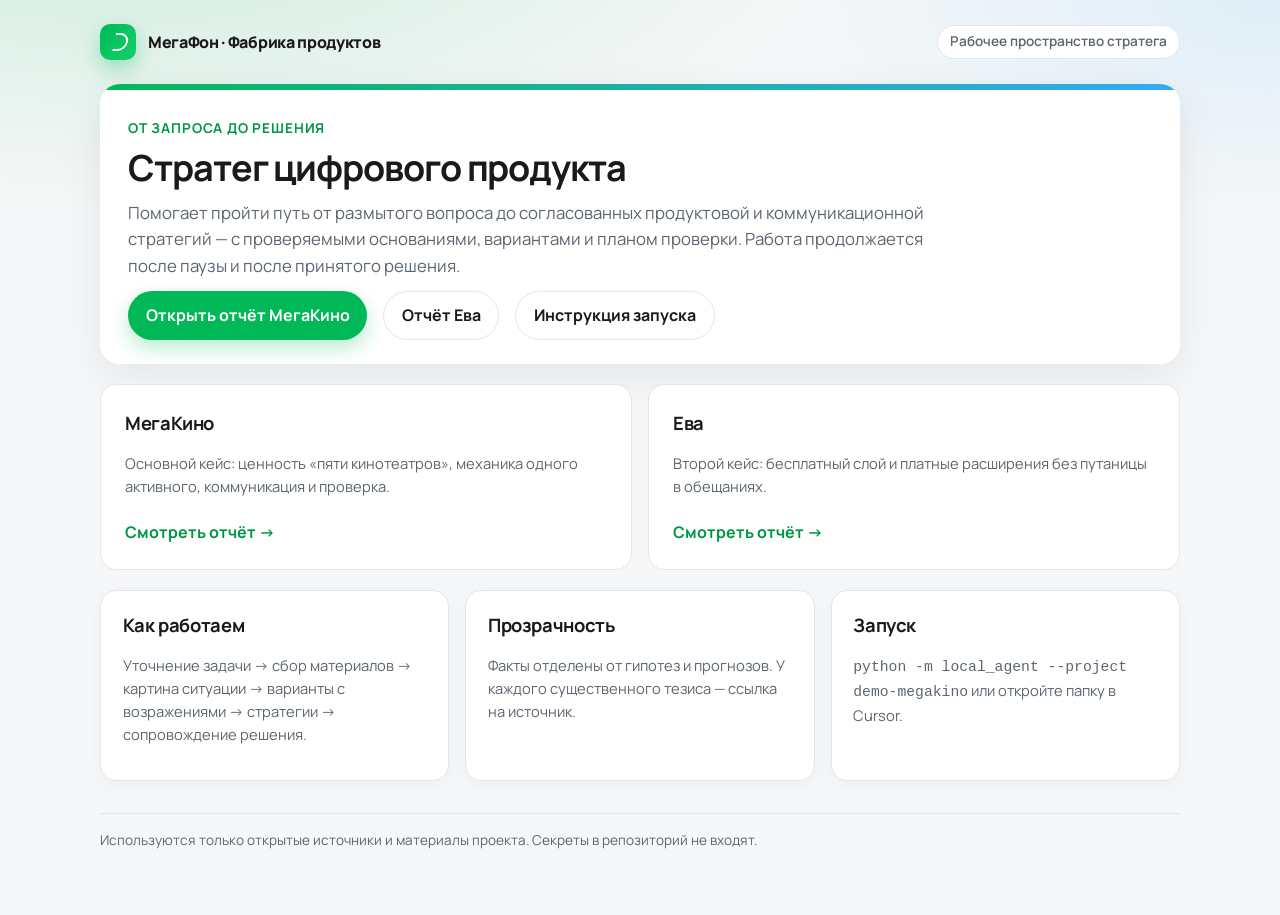
<file: presentation/index.html>
<!DOCTYPE html>
<html lang="ru">
<head>
  <meta charset="utf-8" />
  <meta name="viewport" content="width=device-width, initial-scale=1" />
  <title>Стратег Фабрики продуктов</title>
  <link rel="preconnect" href="https://fonts.googleapis.com" />
  <link rel="preconnect" href="https://fonts.gstatic.com" crossorigin />
  <link href="https://fonts.googleapis.com/css2?family=Manrope:wght@500;600;700;800&display=swap" rel="stylesheet" />
  <link rel="stylesheet" href="../assets/brand.css" />
</head>
<body>
  <div class="shell">
    <div class="topbar">
      <div class="brand"><div class="brand-mark" aria-hidden="true"></div> МегаФон · Фабрика продуктов</div>
      <div class="pill">Рабочее пространство стратега</div>
    </div>

    <section class="hero">
      <div class="hero-band"></div>
      <div class="hero-body">
        <p class="eyebrow">От запроса до решения</p>
        <h1>Стратег цифрового продукта</h1>
        <p class="lead">Помогает пройти путь от размытого вопроса до согласованных продуктовой и коммуникационной стратегий — с проверяемыми основаниями, вариантами и планом проверки. Работа продолжается после паузы и после принятого решения.</p>
        <div class="links">
          <a class="btn" href="../projects/demo-megakino/report.html">Открыть отчёт МегаКино</a>
          <a class="btn btn-ghost" href="../projects/demo-eva/report.html">Отчёт Ева</a>
          <a class="btn btn-ghost" href="../README.md">Инструкция запуска</a>
        </div>
      </div>
    </section>

    <div class="nav-cards">
      <a class="nav-card" href="../projects/demo-megakino/report.html">
        <h2>МегаКино</h2>
        <p class="muted">Основной кейс: ценность «пяти кинотеатров», механика одного активного, коммуникация и проверка.</p>
        <span>Смотреть отчёт →</span>
      </a>
      <a class="nav-card" href="../projects/demo-eva/report.html">
        <h2>Ева</h2>
        <p class="muted">Второй кейс: бесплатный слой и платные расширения без путаницы в обещаниях.</p>
        <span>Смотреть отчёт →</span>
      </a>
    </div>

    <div class="grid" style="margin-top:1.25rem">
      <section class="card span-4">
        <h2>Как работаем</h2>
        <p class="muted">Уточнение задачи → сбор материалов → картина ситуации → варианты с возражениями → стратегии → сопровождение решения.</p>
      </section>
      <section class="card span-4">
        <h2>Прозрачность</h2>
        <p class="muted">Факты отделены от гипотез и прогнозов. У каждого существенного тезиса — ссылка на источник.</p>
      </section>
      <section class="card span-4">
        <h2>Запуск</h2>
        <p class="muted"><code>python -m local_agent --project demo-megakino</code> или откройте папку в Cursor.</p>
      </section>
    </div>

    <footer class="footer">
      Используются только открытые источники и материалы проекта. Секреты в репозиторий не входят.
    </footer>
  </div>
</body>
</html>
</file>
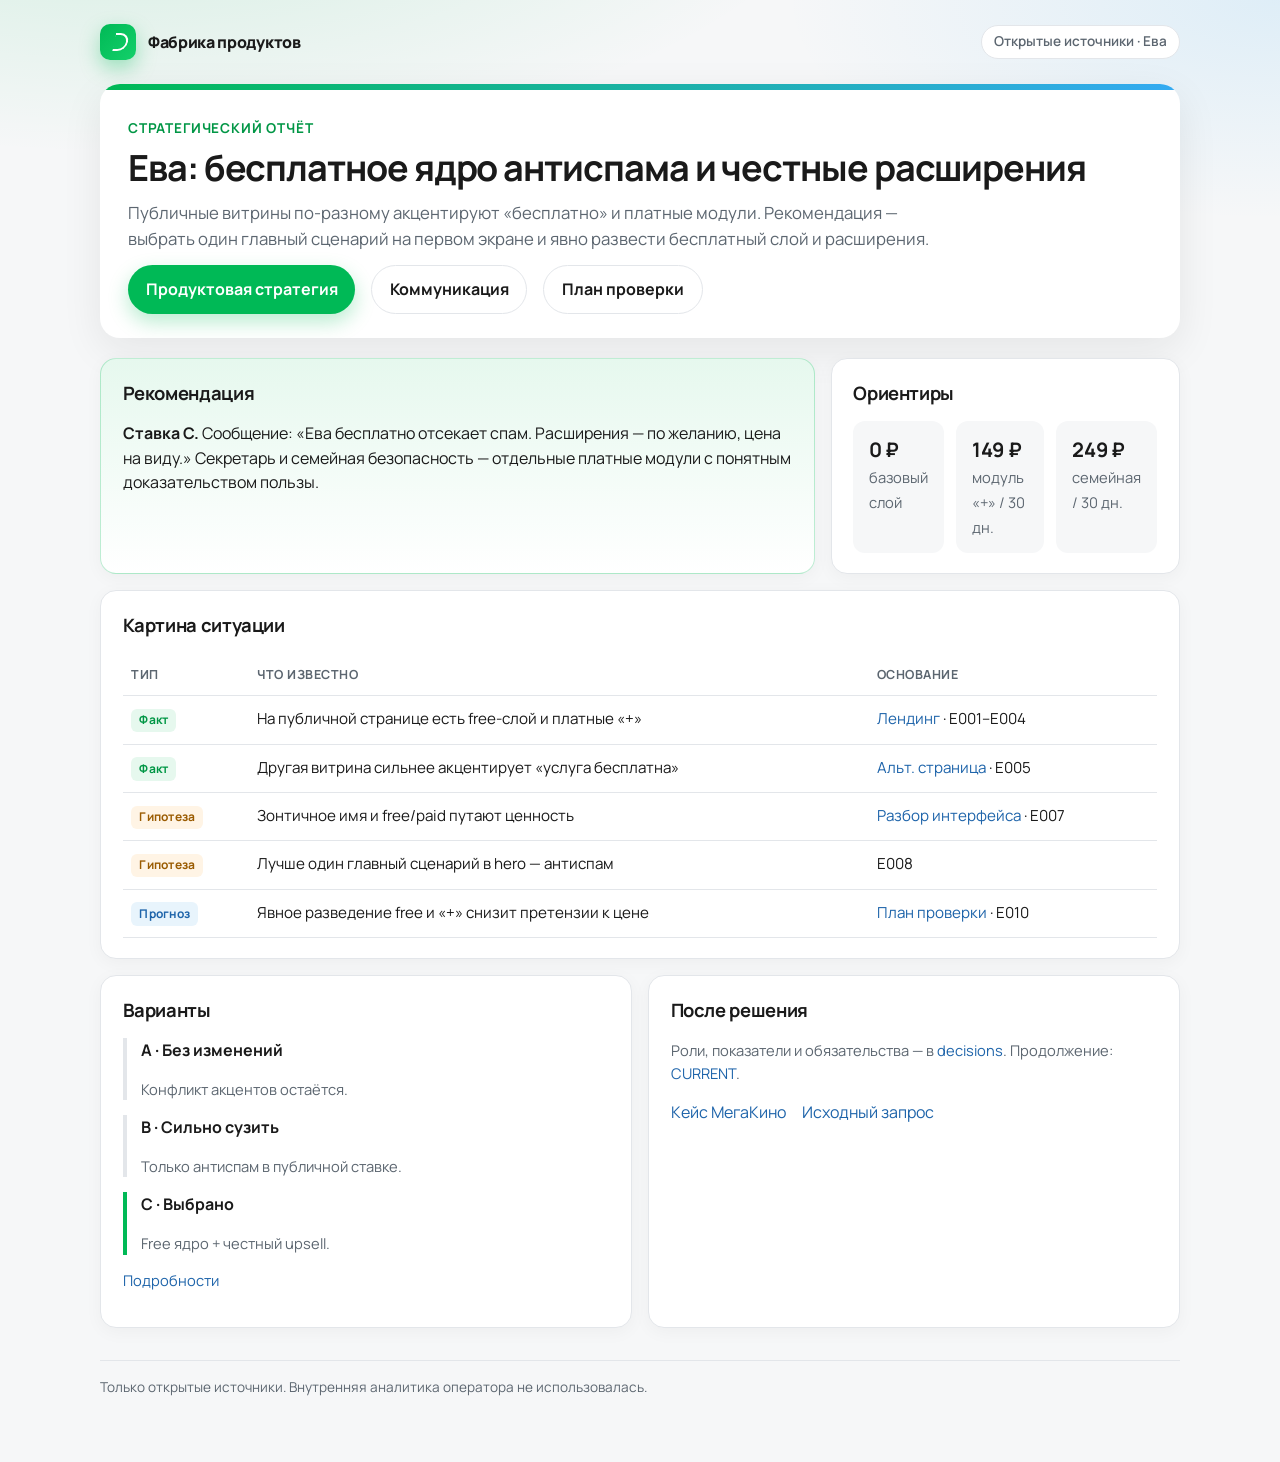
<file: projects/demo-eva/report.html>
<!DOCTYPE html>
<html lang="ru">
<head>
  <meta charset="utf-8" />
  <meta name="viewport" content="width=device-width, initial-scale=1" />
  <title>Ева — стратегический отчёт</title>
  <link rel="preconnect" href="https://fonts.googleapis.com" />
  <link rel="preconnect" href="https://fonts.gstatic.com" crossorigin />
  <link href="https://fonts.googleapis.com/css2?family=Manrope:wght@500;600;700;800&display=swap" rel="stylesheet" />
  <link rel="stylesheet" href="../../assets/brand.css" />
</head>
<body>
  <div class="shell">
    <div class="topbar">
      <div class="brand"><div class="brand-mark" aria-hidden="true"></div> Фабрика продуктов</div>
      <div class="pill">Открытые источники · Ева</div>
    </div>

    <section class="hero">
      <div class="hero-band"></div>
      <div class="hero-body">
        <p class="eyebrow">Стратегический отчёт</p>
        <h1>Ева: бесплатное ядро антиспама и честные расширения</h1>
        <p class="lead">Публичные витрины по-разному акцентируют «бесплатно» и платные модули. Рекомендация — выбрать один главный сценарий на первом экране и явно развести бесплатный слой и расширения.</p>
        <div class="links">
          <a class="btn" href="outputs/product_strategy.md">Продуктовая стратегия</a>
          <a class="btn btn-ghost" href="outputs/communication_strategy.md">Коммуникация</a>
          <a class="btn btn-ghost" href="outputs/validation_plan.md">План проверки</a>
        </div>
      </div>
    </section>

    <div class="grid">
      <article class="card rec span-8">
        <h2>Рекомендация</h2>
        <p><strong>Ставка C.</strong> Сообщение: «Ева бесплатно отсекает спам. Расширения — по желанию, цена на виду.» Секретарь и семейная безопасность — отдельные платные модули с понятным доказательством пользы.</p>
      </article>
      <aside class="card span-4">
        <h2>Ориентиры</h2>
        <div class="kpis">
          <div class="kpi"><strong>0 ₽</strong><span class="muted">базовый слой</span></div>
          <div class="kpi"><strong>149 ₽</strong><span class="muted">модуль «+» / 30 дн.</span></div>
          <div class="kpi"><strong>249 ₽</strong><span class="muted">семейная / 30 дн.</span></div>
        </div>
      </aside>

      <section class="card span-12">
        <h2>Картина ситуации</h2>
        <table>
          <thead><tr><th>Тип</th><th>Что известно</th><th>Основание</th></tr></thead>
          <tbody>
            <tr><td><span class="tag tag-fact">Факт</span></td><td>На публичной странице есть free-слой и платные «+»</td><td><a href="evidence/20261119-eva-landing-spb.md">Лендинг</a> · E001–E004</td></tr>
            <tr><td><span class="tag tag-fact">Факт</span></td><td>Другая витрина сильнее акцентирует «услуга бесплатна»</td><td><a href="evidence/20261119-eva-alt-page.md">Альт. страница</a> · E005</td></tr>
            <tr><td><span class="tag tag-hyp">Гипотеза</span></td><td>Зонтичное имя и free/paid путают ценность</td><td><a href="evidence/20261119-eva-ux.md">Разбор интерфейса</a> · E007</td></tr>
            <tr><td><span class="tag tag-hyp">Гипотеза</span></td><td>Лучше один главный сценарий в hero — антиспам</td><td>E008</td></tr>
            <tr><td><span class="tag tag-fc">Прогноз</span></td><td>Явное разведение free и «+» снизит претензии к цене</td><td><a href="outputs/validation_plan.md">План проверки</a> · E010</td></tr>
          </tbody>
        </table>
      </section>

      <section class="card span-6">
        <h2>Варианты</h2>
        <div class="option"><h3>A · Без изменений</h3><p class="muted">Конфликт акцентов остаётся.</p></div>
        <div class="option"><h3>B · Сильно сузить</h3><p class="muted">Только антиспам в публичной ставке.</p></div>
        <div class="option chosen"><h3>C · Выбрано</h3><p class="muted">Free ядро + честный upsell.</p></div>
        <p class="muted"><a href="outputs/options.md">Подробности</a></p>
      </section>

      <section class="card span-6">
        <h2>После решения</h2>
        <p class="muted">Роли, показатели и обязательства — в <a href="state/decisions.md">decisions</a>. Продолжение: <a href="state/CURRENT.md">CURRENT</a>.</p>
        <div class="links">
          <a href="../demo-megakino/report.html">Кейс МегаКино</a>
          <a href="brief.md">Исходный запрос</a>
        </div>
      </section>
    </div>

    <footer class="footer">
      Только открытые источники. Внутренняя аналитика оператора не использовалась.
    </footer>
  </div>
</body>
</html>
</file>
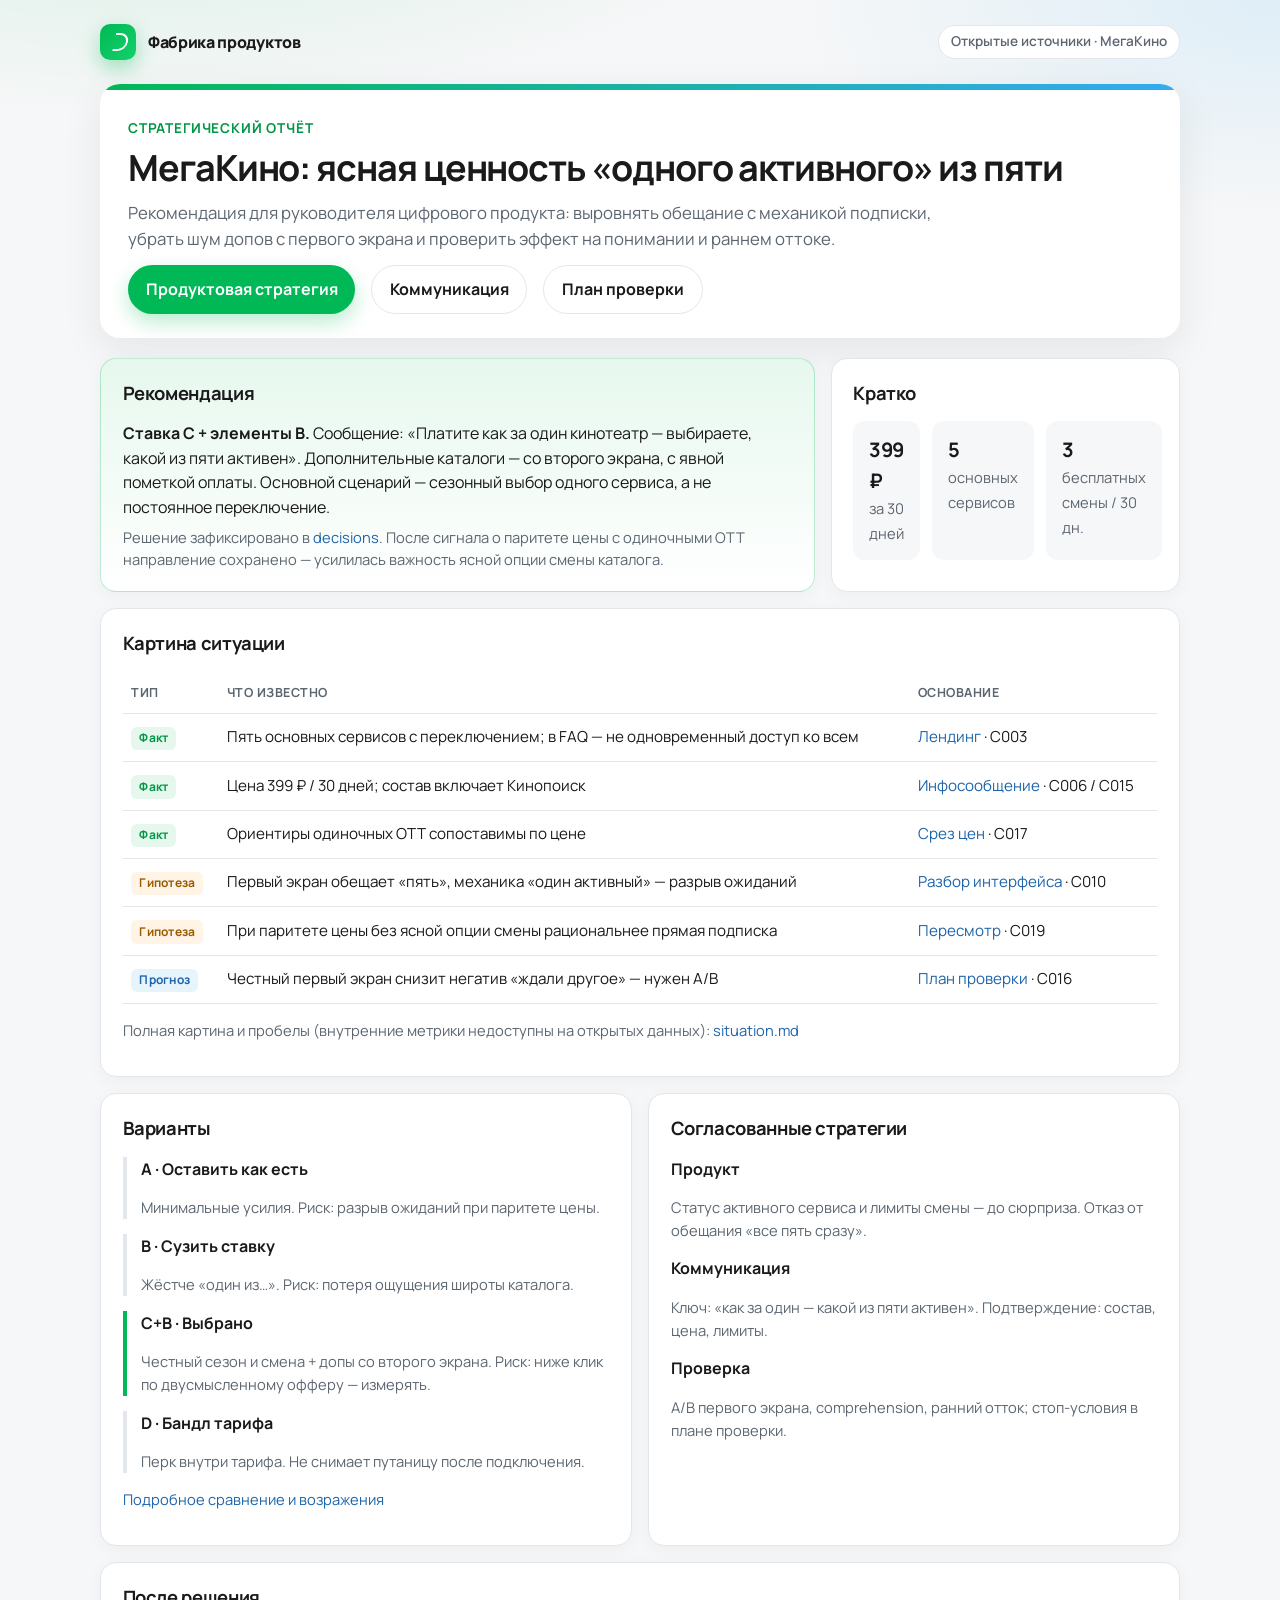
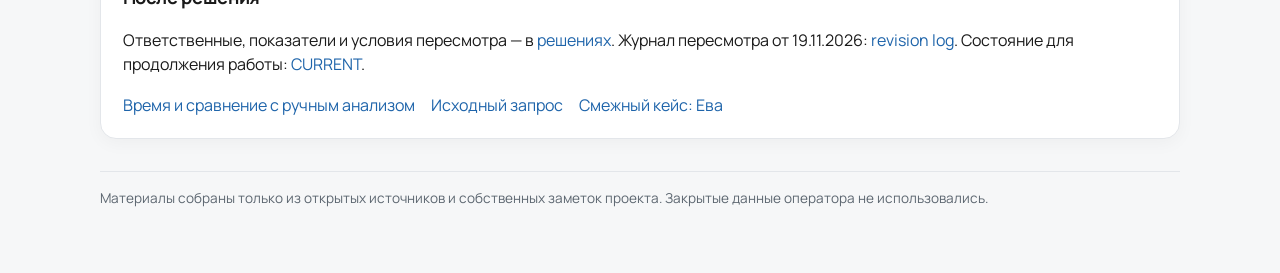
<file: projects/demo-megakino/report.html>
<!DOCTYPE html>
<html lang="ru">
<head>
  <meta charset="utf-8" />
  <meta name="viewport" content="width=device-width, initial-scale=1" />
  <title>МегаКино — стратегический отчёт</title>
  <link rel="preconnect" href="https://fonts.googleapis.com" />
  <link rel="preconnect" href="https://fonts.gstatic.com" crossorigin />
  <link href="https://fonts.googleapis.com/css2?family=Manrope:wght@500;600;700;800&display=swap" rel="stylesheet" />
  <link rel="stylesheet" href="../../assets/brand.css" />
</head>
<body>
  <div class="shell">
    <div class="topbar">
      <div class="brand"><div class="brand-mark" aria-hidden="true"></div> Фабрика продуктов</div>
      <div class="pill">Открытые источники · МегаКино</div>
    </div>

    <section class="hero">
      <div class="hero-band"></div>
      <div class="hero-body">
        <p class="eyebrow">Стратегический отчёт</p>
        <h1>МегаКино: ясная ценность «одного активного» из пяти</h1>
        <p class="lead">Рекомендация для руководителя цифрового продукта: выровнять обещание с механикой подписки, убрать шум допов с первого экрана и проверить эффект на понимании и раннем оттоке.</p>
        <div class="links">
          <a class="btn" href="outputs/product_strategy.md">Продуктовая стратегия</a>
          <a class="btn btn-ghost" href="outputs/communication_strategy.md">Коммуникация</a>
          <a class="btn btn-ghost" href="outputs/validation_plan.md">План проверки</a>
        </div>
      </div>
    </section>

    <div class="grid">
      <article class="card rec span-8">
        <h2>Рекомендация</h2>
        <p><strong>Ставка C + элементы B.</strong> Сообщение: «Платите как за один кинотеатр — выбираете, какой из пяти активен». Дополнительные каталоги — со второго экрана, с явной пометкой оплаты. Основной сценарий — сезонный выбор одного сервиса, а не постоянное переключение.</p>
        <p class="muted">Решение зафиксировано в <a href="state/decisions.md">decisions</a>. После сигнала о паритете цены с одиночными OTT направление сохранено — усилилась важность ясной опции смены каталога.</p>
      </article>

      <aside class="card span-4">
        <h2>Кратко</h2>
        <div class="kpis">
          <div class="kpi"><strong>399 ₽</strong><span class="muted">за 30 дней</span></div>
          <div class="kpi"><strong>5</strong><span class="muted">основных сервисов</span></div>
          <div class="kpi"><strong>3</strong><span class="muted">бесплатных смены / 30 дн.</span></div>
        </div>
      </aside>

      <section class="card span-12">
        <h2>Картина ситуации</h2>
        <table>
          <thead>
            <tr><th>Тип</th><th>Что известно</th><th>Основание</th></tr>
          </thead>
          <tbody>
            <tr>
              <td><span class="tag tag-fact">Факт</span></td>
              <td>Пять основных сервисов с переключением; в FAQ — не одновременный доступ ко всем</td>
              <td><a href="evidence/20261104-megakino-landing.md">Лендинг</a> · C003</td>
            </tr>
            <tr>
              <td><span class="tag tag-fact">Факт</span></td>
              <td>Цена 399 ₽ / 30 дней; состав включает Кинопоиск</td>
              <td><a href="evidence/20261104-info-kinopoisk-join.md">Инфосообщение</a> · C006 / C015</td>
            </tr>
            <tr>
              <td><span class="tag tag-fact">Факт</span></td>
              <td>Ориентиры одиночных OTT сопоставимы по цене</td>
              <td><a href="evidence/20261119-competitor-ott-angle.md">Срез цен</a> · C017</td>
            </tr>
            <tr>
              <td><span class="tag tag-hyp">Гипотеза</span></td>
              <td>Первый экран обещает «пять», механика «один активный» — разрыв ожиданий</td>
              <td><a href="evidence/20261104-ux-landing.md">Разбор интерфейса</a> · C010</td>
            </tr>
            <tr>
              <td><span class="tag tag-hyp">Гипотеза</span></td>
              <td>При паритете цены без ясной опции смены рациональнее прямая подписка</td>
              <td><a href="evidence/20261119-new-signal-price-parity.md">Пересмотр</a> · C019</td>
            </tr>
            <tr>
              <td><span class="tag tag-fc">Прогноз</span></td>
              <td>Честный первый экран снизит негатив «ждали другое» — нужен A/B</td>
              <td><a href="outputs/validation_plan.md">План проверки</a> · C016</td>
            </tr>
          </tbody>
        </table>
        <p class="muted">Полная картина и пробелы (внутренние метрики недоступны на открытых данных): <a href="outputs/situation.md">situation.md</a></p>
      </section>

      <section class="card span-6">
        <h2>Варианты</h2>
        <div class="option"><h3>A · Оставить как есть</h3><p class="muted">Минимальные усилия. Риск: разрыв ожиданий при паритете цены.</p></div>
        <div class="option"><h3>B · Сузить ставку</h3><p class="muted">Жёстче «один из…». Риск: потеря ощущения широты каталога.</p></div>
        <div class="option chosen"><h3>C+B · Выбрано</h3><p class="muted">Честный сезон и смена + допы со второго экрана. Риск: ниже клик по двусмысленному офферу — измерять.</p></div>
        <div class="option"><h3>D · Бандл тарифа</h3><p class="muted">Перк внутри тарифа. Не снимает путаницу после подключения.</p></div>
        <p class="muted"><a href="outputs/options.md">Подробное сравнение и возражения</a></p>
      </section>

      <section class="card span-6">
        <h2>Согласованные стратегии</h2>
        <h3>Продукт</h3>
        <p class="muted">Статус активного сервиса и лимиты смены — до сюрприза. Отказ от обещания «все пять сразу».</p>
        <h3>Коммуникация</h3>
        <p class="muted">Ключ: «как за один — какой из пяти активен». Подтверждение: состав, цена, лимиты.</p>
        <h3>Проверка</h3>
        <p class="muted">A/B первого экрана, comprehension, ранний отток; стоп-условия в плане проверки.</p>
      </section>

      <section class="card span-12">
        <h2>После решения</h2>
        <p>Ответственные, показатели и условия пересмотра — в <a href="state/decisions.md">решениях</a>. Журнал пересмотра от 19.11.2026: <a href="state/revision_log.md">revision log</a>. Состояние для продолжения работы: <a href="state/CURRENT.md">CURRENT</a>.</p>
        <div class="links">
          <a href="outputs/baseline_comparison.md">Время и сравнение с ручным анализом</a>
          <a href="brief.md">Исходный запрос</a>
          <a href="../demo-eva/report.html">Смежный кейс: Ева</a>
        </div>
      </section>
    </div>

    <footer class="footer">
      Материалы собраны только из открытых источников и собственных заметок проекта. Закрытые данные оператора не использовались.
    </footer>
  </div>
</body>
</html>
</file>
<file: assets/brand.css>
:root {
  --mf-green: #00b956;
  --mf-green-dark: #009645;
  --mf-green-soft: #e6f8ee;
  --mf-blue: #34aaf2;
  --mf-blue-deep: #1e64aa;
  --mf-ink: #1a1a1a;
  --mf-muted: #5c6670;
  --mf-line: #e3e6ea;
  --mf-bg: #f6f7f8;
  --mf-white: #ffffff;
  --mf-warn: #fff4e5;
  --mf-info: #e8f4fc;
  --mf-radius: 16px;
  --mf-shadow: 0 12px 40px rgba(26, 26, 26, 0.08);
  --font: "Manrope", "Segoe UI", system-ui, sans-serif;
}

* { box-sizing: border-box; }

html { scroll-behavior: smooth; }

body {
  margin: 0;
  font-family: var(--font);
  color: var(--mf-ink);
  background:
    radial-gradient(1200px 500px at 10% -10%, rgba(0, 185, 86, 0.16), transparent 60%),
    radial-gradient(900px 400px at 100% 0%, rgba(52, 170, 242, 0.12), transparent 55%),
    var(--mf-bg);
  line-height: 1.55;
}

a { color: var(--mf-blue-deep); text-decoration: none; }
a:hover { text-decoration: underline; }

.shell {
  width: min(1080px, calc(100% - 2rem));
  margin: 0 auto;
  padding: 1.5rem 0 4rem;
}

.topbar {
  display: flex;
  align-items: center;
  justify-content: space-between;
  gap: 1rem;
  margin-bottom: 1.5rem;
}

.brand {
  display: flex;
  align-items: center;
  gap: 0.75rem;
  font-weight: 800;
  letter-spacing: -0.02em;
}

.brand-mark {
  width: 36px;
  height: 36px;
  border-radius: 10px;
  background: linear-gradient(135deg, var(--mf-green), #14d06a);
  box-shadow: 0 8px 20px rgba(0, 185, 86, 0.35);
  position: relative;
}

.brand-mark::after {
  content: "";
  position: absolute;
  inset: 9px 8px 9px 14px;
  border: 2.5px solid #fff;
  border-left: 0;
  border-radius: 0 12px 12px 0;
  transform: skewX(-12deg);
}

.pill {
  display: inline-flex;
  align-items: center;
  gap: 0.35rem;
  padding: 0.35rem 0.75rem;
  border-radius: 999px;
  background: var(--mf-white);
  border: 1px solid var(--mf-line);
  color: var(--mf-muted);
  font-size: 0.85rem;
  font-weight: 600;
}

.hero {
  background: var(--mf-white);
  border-radius: calc(var(--mf-radius) + 4px);
  box-shadow: var(--mf-shadow);
  overflow: hidden;
  margin-bottom: 1.25rem;
}

.hero-band {
  height: 6px;
  background: linear-gradient(90deg, var(--mf-green), var(--mf-blue));
}

.hero-body { padding: 1.75rem 1.75rem 1.5rem; }

.eyebrow {
  color: var(--mf-green-dark);
  font-weight: 700;
  font-size: 0.85rem;
  text-transform: uppercase;
  letter-spacing: 0.06em;
  margin: 0 0 0.5rem;
}

h1 {
  margin: 0 0 0.75rem;
  font-size: clamp(1.6rem, 3vw, 2.25rem);
  letter-spacing: -0.03em;
  line-height: 1.15;
}

.lead {
  margin: 0;
  color: var(--mf-muted);
  font-size: 1.05rem;
  max-width: 52rem;
}

.grid {
  display: grid;
  gap: 1rem;
  grid-template-columns: repeat(12, 1fr);
  margin-top: 1rem;
}

.card {
  background: var(--mf-white);
  border: 1px solid var(--mf-line);
  border-radius: var(--mf-radius);
  padding: 1.25rem 1.35rem;
  box-shadow: 0 4px 18px rgba(26, 26, 26, 0.04);
}

.span-12 { grid-column: span 12; }
.span-8 { grid-column: span 8; }
.span-6 { grid-column: span 6; }
.span-4 { grid-column: span 4; }

@media (max-width: 860px) {
  .span-8, .span-6, .span-4 { grid-column: span 12; }
}

h2 {
  margin: 0 0 0.85rem;
  font-size: 1.15rem;
  letter-spacing: -0.02em;
}

h3 {
  margin: 0 0 0.4rem;
  font-size: 1rem;
}

.rec {
  border: 1px solid rgba(0, 185, 86, 0.25);
  background: linear-gradient(180deg, var(--mf-green-soft), #fff);
}

.rec p { margin: 0.35rem 0 0; }

.tag {
  display: inline-block;
  padding: 0.15rem 0.5rem;
  border-radius: 6px;
  font-size: 0.75rem;
  font-weight: 700;
  letter-spacing: 0.02em;
}

.tag-fact { background: var(--mf-green-soft); color: var(--mf-green-dark); }
.tag-hyp { background: var(--mf-warn); color: #9a5b00; }
.tag-fc { background: var(--mf-info); color: var(--mf-blue-deep); }

table {
  width: 100%;
  border-collapse: collapse;
  font-size: 0.95rem;
}

th, td {
  text-align: left;
  padding: 0.7rem 0.55rem;
  border-bottom: 1px solid var(--mf-line);
  vertical-align: top;
}

th {
  color: var(--mf-muted);
  font-size: 0.78rem;
  text-transform: uppercase;
  letter-spacing: 0.04em;
}

.option {
  border-left: 4px solid var(--mf-line);
  padding-left: 0.9rem;
  margin: 0.85rem 0;
}

.option.chosen { border-left-color: var(--mf-green); }

.muted { color: var(--mf-muted); font-size: 0.92rem; }

.links {
  display: flex;
  flex-wrap: wrap;
  gap: 0.5rem 1rem;
  margin-top: 0.75rem;
}

.btn {
  display: inline-flex;
  align-items: center;
  justify-content: center;
  padding: 0.7rem 1.1rem;
  border-radius: 999px;
  background: var(--mf-green);
  color: #fff !important;
  font-weight: 700;
  text-decoration: none !important;
  box-shadow: 0 8px 20px rgba(0, 185, 86, 0.28);
}

.btn:hover { background: var(--mf-green-dark); }

.btn-ghost {
  background: #fff;
  color: var(--mf-ink) !important;
  border: 1px solid var(--mf-line);
  box-shadow: none;
}

.footer {
  margin-top: 2rem;
  padding-top: 1rem;
  border-top: 1px solid var(--mf-line);
  color: var(--mf-muted);
  font-size: 0.85rem;
}

.kpis {
  display: grid;
  grid-template-columns: repeat(3, 1fr);
  gap: 0.75rem;
}

@media (max-width: 700px) {
  .kpis { grid-template-columns: 1fr; }
}

.kpi {
  background: var(--mf-bg);
  border-radius: 12px;
  padding: 0.85rem 1rem;
}

.kpi strong {
  display: block;
  font-size: 1.25rem;
  letter-spacing: -0.02em;
}

.nav-cards {
  display: grid;
  grid-template-columns: repeat(2, 1fr);
  gap: 1rem;
}

@media (max-width: 700px) {
  .nav-cards { grid-template-columns: 1fr; }
}

.nav-card {
  display: block;
  padding: 1.5rem;
  border-radius: var(--mf-radius);
  background: var(--mf-white);
  border: 1px solid var(--mf-line);
  color: inherit !important;
  text-decoration: none !important;
  transition: transform 0.15s ease, box-shadow 0.15s ease;
}

.nav-card:hover {
  transform: translateY(-2px);
  box-shadow: var(--mf-shadow);
}

.nav-card span {
  display: inline-block;
  margin-top: 0.5rem;
  color: var(--mf-green-dark);
  font-weight: 700;
}
</file>
